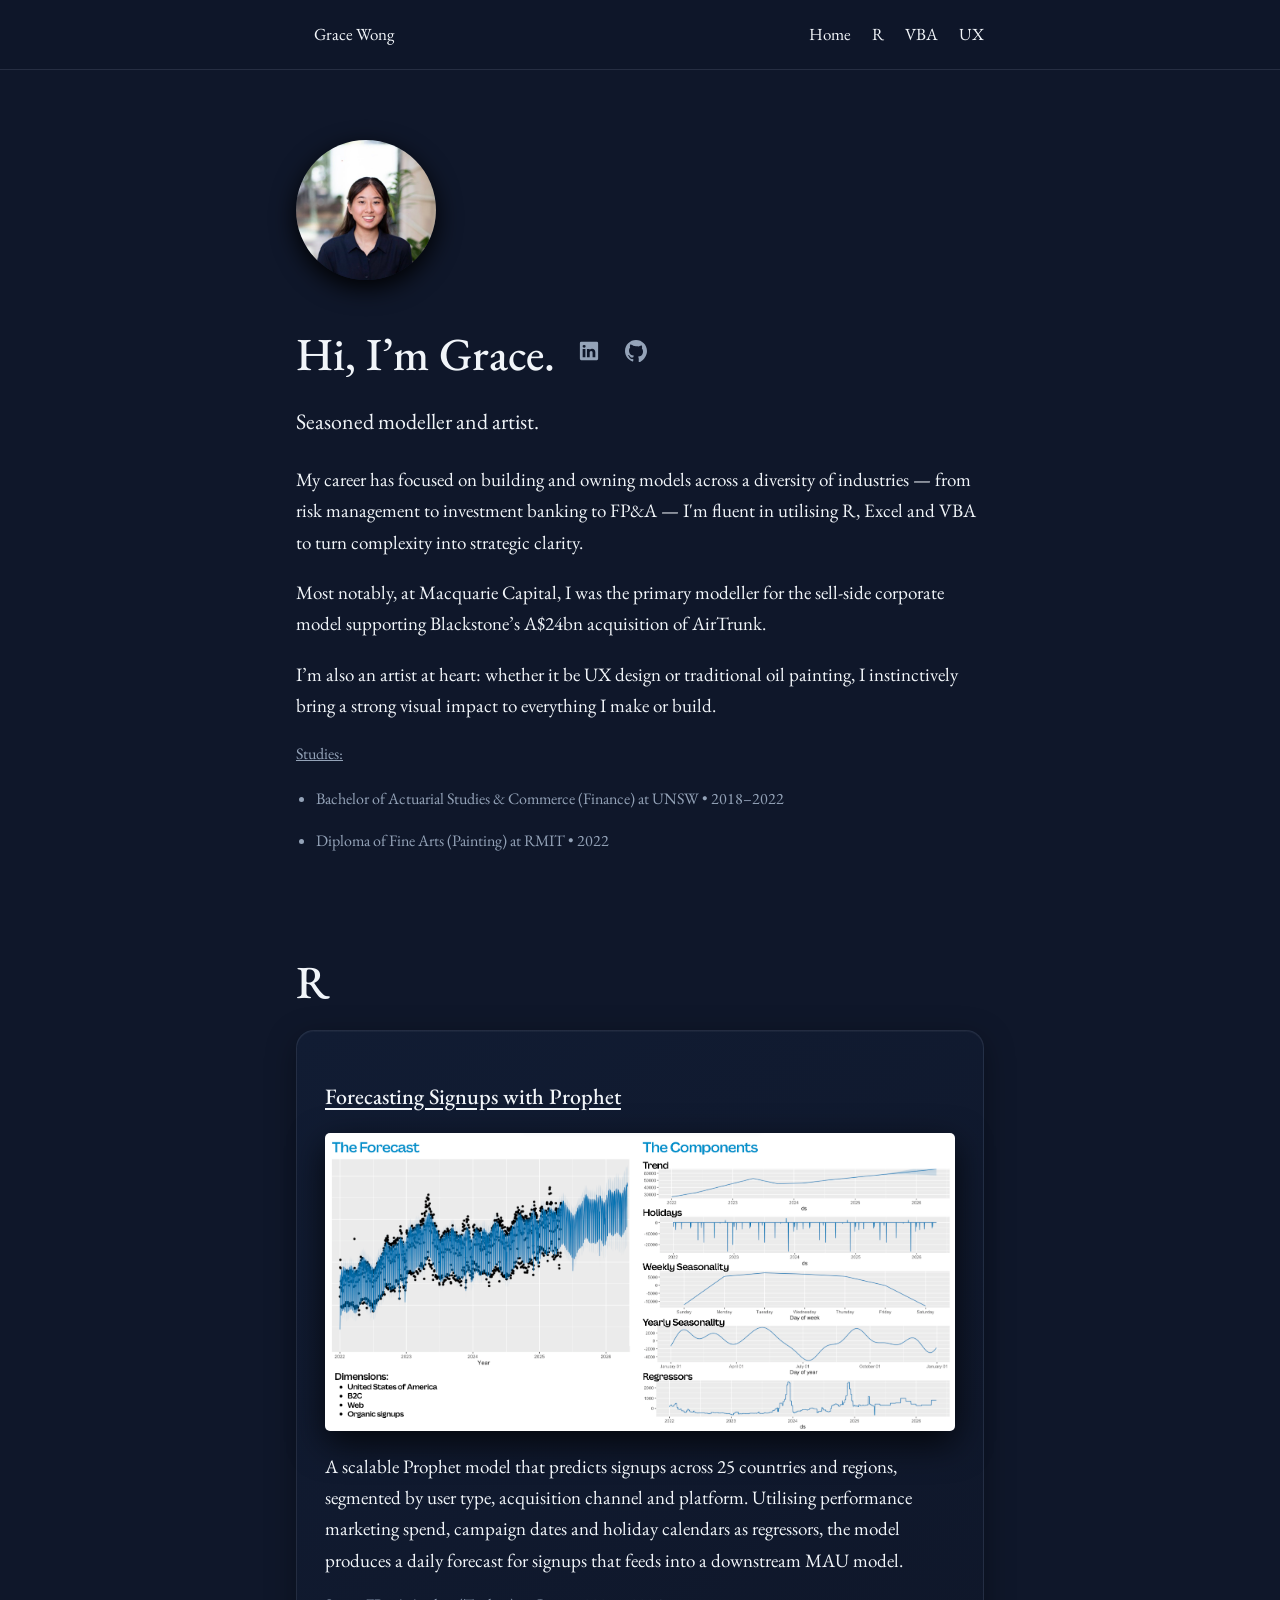
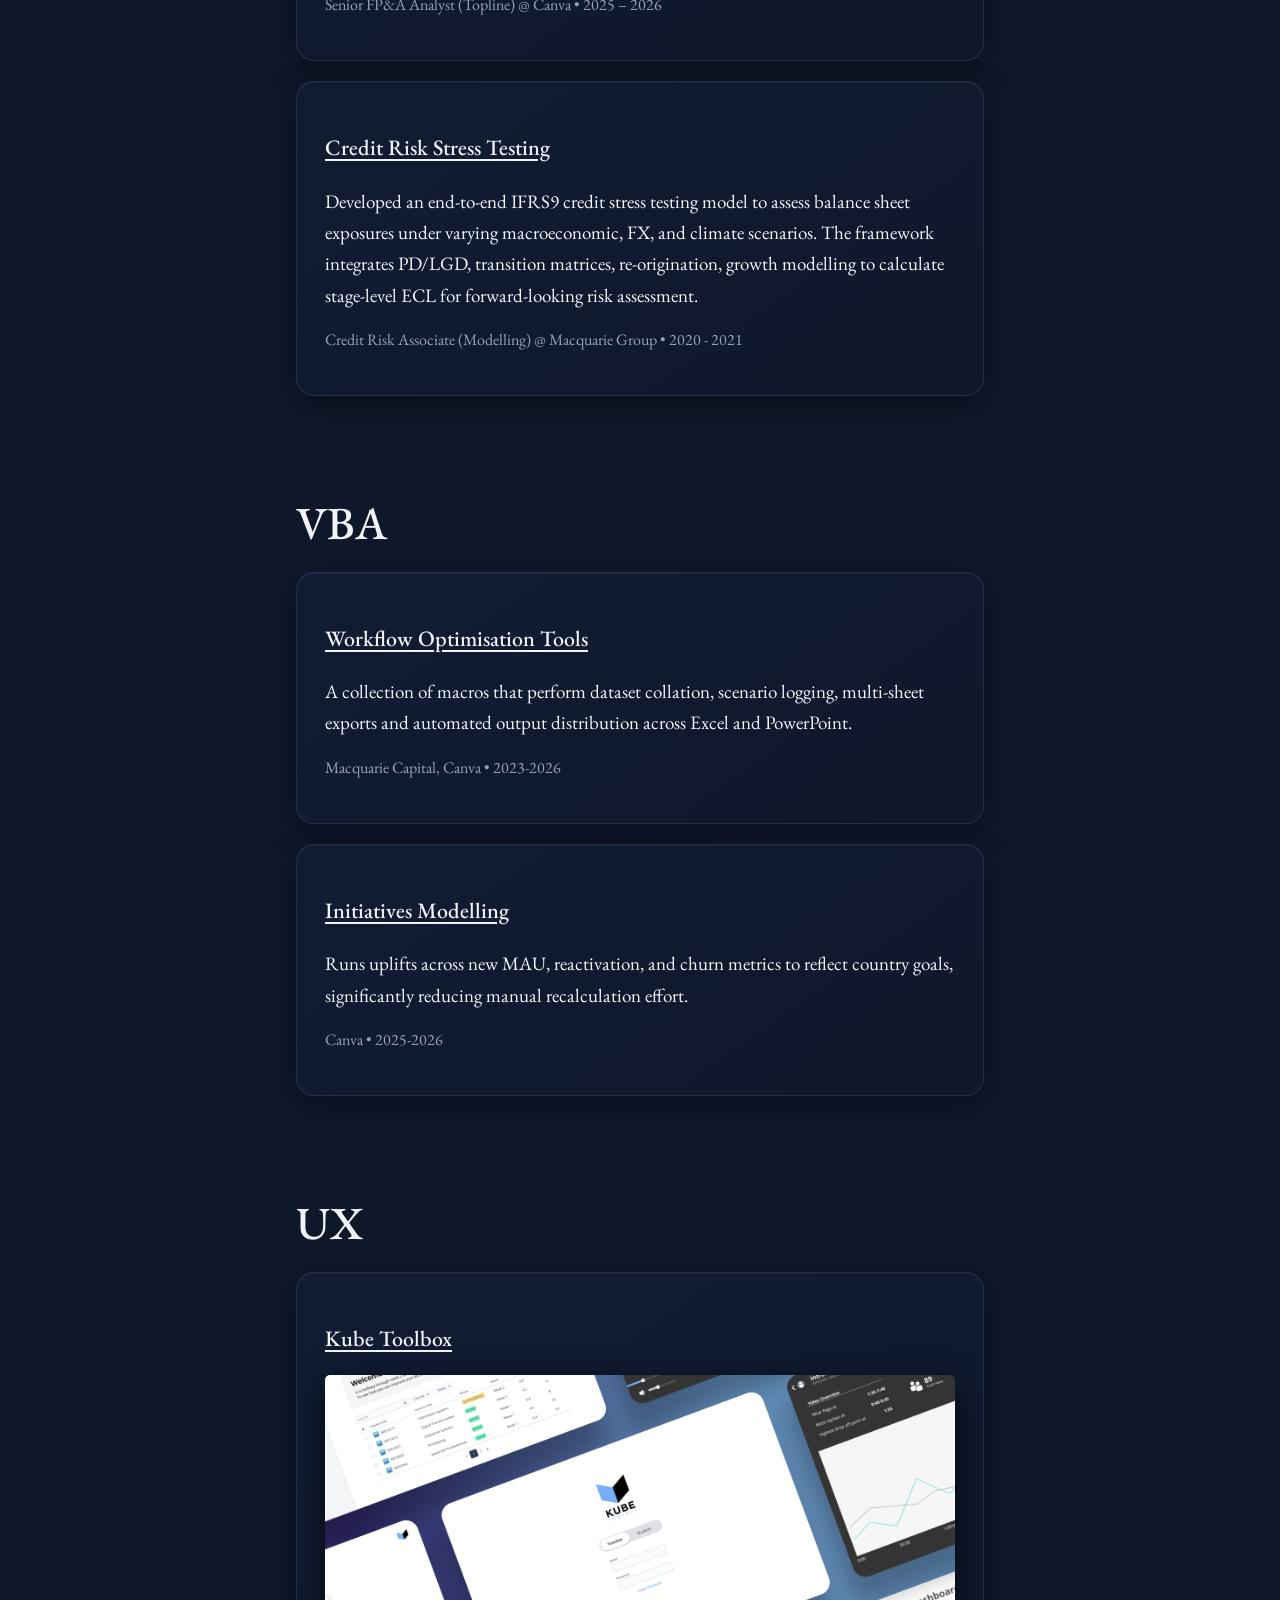
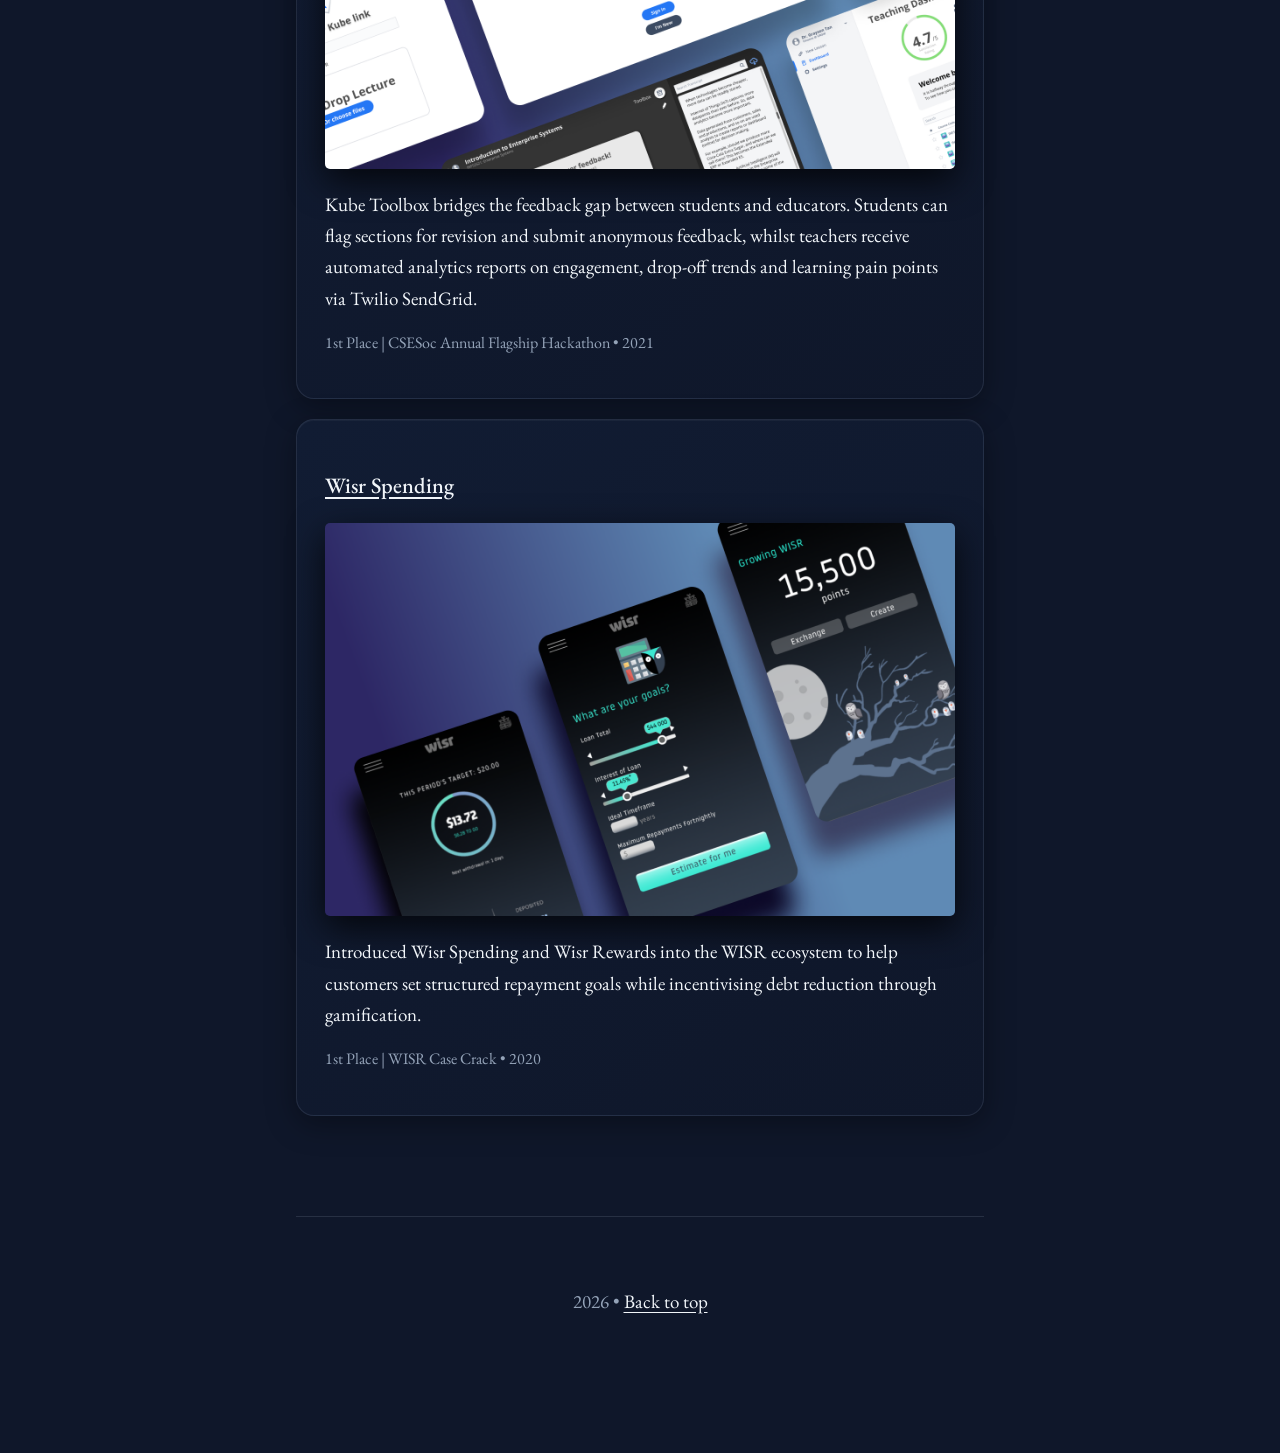
<file: index.html>
<!--TO DO: 1) put cv/linkedin/git icons at the top left bar 2) set up prophet/credit github and link-->

<!doctype html>
<html lang="en">
  <head>
    <meta charset="UTF-8" />
    <meta name="viewport" content="width=device-width, initial-scale=1" />
    <title>Grace Wong</title>

    <!-- EB Garamond -->
    <link rel="preconnect" href="https://fonts.googleapis.com" />
    <link rel="preconnect" href="https://fonts.gstatic.com" crossorigin />
    <link
      href="https://fonts.googleapis.com/css2?family=EB+Garamond:wght@400;500;600&display=swap"
      rel="stylesheet"
    />

    <link rel="stylesheet" href="styles.css" />
  </head>

  <body>

    <header class="site-header">
      <nav class="nav">
        <a class="brand" href="#home">Grace Wong</a>

        <div class="nav-links">
          <a href="#home">Home</a>
          <a href="#r">R</a>
          <a href="#vba">VBA</a>
          <a href="#ux">UX</a>
        </div>
      </nav>
    </header>

    <main class="container">
      <!-- HOME -->
      <section id="home" class="section">
        <img src="grac11511_dp.jpeg" alt="Grace Wong" class="profile-pic">
<div class="social-icons">
  <!-- LinkedIn -->
<a href="https://www.linkedin.com/in/gracewong14/" target="_blank" rel="noopener">
  <svg viewBox="0 0 1024 1024"
       width="22"
       height="22"
       fill="currentColor"
       xmlns="http://www.w3.org/2000/svg">
    <path d="M873.386667 85.333333H150.613333a61.866667 61.866667 0 0 0-62.72 61.013334v731.306666A61.866667 61.866667 0 0 0 150.613333 938.666667h722.773334a61.866667 61.866667 0 0 0 62.72-61.013334V146.346667A61.866667 61.866667 0 0 0 873.386667 85.333333zM345.173333 799.573333h-128v-384h128zM281.173333 361.813333a66.56 66.56 0 1 1 0-133.12 66.986667 66.986667 0 1 1 0 133.12z m525.653334 437.76h-128v-206.08c0-51.626667-18.346667-85.333333-64.853334-85.333333A70.4 70.4 0 0 0 548.266667 554.666667a85.333333 85.333333 0 0 0-4.266667 31.146666v213.333334h-128v-384h128V469.333333a128 128 0 0 1 115.626667-64c85.333333 0 147.2 55.04 147.2 173.226667z"/>
  </svg>
</a>
  <!-- GitHub -->
  <a href="https://github.com/grac11511" target="_blank" aria-label="GitHub">
    <svg width="22" height="22" viewBox="0 0 24 24" fill="currentColor">
      <path d="M12 0C5.37 0 0 5.37 0 12c0 5.3 3.44 9.8 8.2 11.39.6.11.82-.26.82-.58 0-.29-.01-1.05-.02-2.06-3.34.73-4.04-1.61-4.04-1.61-.55-1.4-1.35-1.78-1.35-1.78-1.1-.75.08-.74.08-.74 1.22.09 1.86 1.25 1.86 1.25 1.08 1.85 2.84 1.32 3.53 1 .11-.79.42-1.32.76-1.62-2.67-.3-5.47-1.34-5.47-5.95 0-1.31.47-2.38 1.24-3.22-.12-.3-.54-1.52.12-3.17 0 0 1.01-.32 3.3 1.23A11.5 11.5 0 0112 6.8c1.02.01 2.05.14 3.01.41 2.28-1.55 3.29-1.23 3.29-1.23.66 1.65.24 2.87.12 3.17.77.84 1.24 1.91 1.24 3.22 0 4.62-2.8 5.65-5.48 5.95.43.37.82 1.1.82 2.22 0 1.6-.01 2.88-.01 3.27 0 .32.21.7.83.58C20.56 21.8 24 17.3 24 12 24 5.37 18.63 0 12 0z"/>
    </svg>
  </a>
</div>
        <h1>Hi, I’m Grace.</h1>
        <p class="lead">
          Seasoned modeller and artist.
        </p>

        <p>
          My career has focused on building and owning models across a diversity of industries — from risk management to investment banking to FP&A — I'm fluent in utilising R, Excel and VBA to turn complexity into strategic clarity. 
        </p>

                <p>
          Most notably, at Macquarie Capital, I was the primary modeller for the sell-side corporate model supporting Blackstone’s A$24bn acquisition of AirTrunk.
        </p>
        
        <p>
          I’m also an artist at heart: whether it be UX design or traditional oil painting, I instinctively bring a strong visual impact to everything I make or build.
        </p>

        <p>
          
        </p>

        <p>
          <p class="meta"><u>Studies:</u></p>
        </p>
      <ul>
          <li>
              <p class="meta">Bachelor of Actuarial Studies & Commerce (Finance) at UNSW  •  2018–2022 </p>
          </li>
          <li>
              Diploma of Fine Arts (Painting) at RMIT  •  2022
          </li>
        </ul>
      </section>

      <!-- R -->
      <section id="r" class="section">
        <h1>R</h1>

        <div class="card">
          <h3>
            <a href="https://github.com/grac11511/profit-from-prophet/" target="_blank" rel="noopener">
              Forecasting Signups with Prophet
            </a>
          </h3>
          <img src="grac11511_pic1.png"
       class="project-image">
          <p>
            A scalable Prophet model that predicts signups across 25 countries and regions, segmented by user type, acquisition channel and platform. Utilising performance marketing spend, campaign dates and holiday calendars as regressors, the model produces a daily forecast for signups that feeds into a downstream MAU model.
          </p>
          <p class="meta">Senior FP&A Analyst (Topline) @ Canva • 2025 – 2026 </p>
        </div>

        <div class="card">
          <h3>
            <a href="https://github.com/grac11511/profit-from-prophet/" target="_blank" rel="noopener">
              Credit Risk Stress Testing
            </a>
          </h3>
          <p>
            Developed an end-to-end IFRS9 credit stress testing model to assess balance sheet exposures under varying macroeconomic, FX, and climate scenarios. The framework integrates PD/LGD, transition matrices, re-origination, growth modelling to calculate stage-level ECL for forward-looking risk assessment.
          <p class="meta">Credit Risk Associate (Modelling) @ Macquarie Group • 2020 - 2021 </p>
        </div>
        
      </section>

      <!-- VBA -->
      <section id="vba" class="section">
        <h1>VBA</h1>

        <div class="card">
          <h3>
            <a
              href="https://github.com/grac11511/vba_modelling_tools"
              target="_blank"
              rel="noopener"
            >
              Workflow Optimisation Tools
            </a>
          </h3>
          <p>
            A collection of macros that perform dataset collation, scenario logging, multi-sheet exports and automated output distribution across Excel and PowerPoint.
          </p>
          <p class="meta">Macquarie Capital, Canva • 2023-2026</p>
        </div>

        <div class="card">
          <h3>
            <a
              href="https://github.com/grac11511/vba_modelling_tools/blob/main/Goalseek/initiativesmodelling.vba"
              target="_blank"
              rel="noopener"
            >
              Initiatives Modelling
            </a>
          </h3>
          <p>
            Runs uplifts across new MAU, reactivation, and churn metrics to reflect country goals, significantly reducing manual recalculation effort.
          </p>
          <p class="meta">Canva • 2025-2026</p>
        </div>

      </section>

      <!-- UX -->
      <section id="ux" class="section">
        <h1>UX</h1>

        <div class="card">
          <h3>
            <a href="kube-toolbox.html">
              Kube Toolbox
            </a>
          </h3>
          <img src="grac11511_pic2.png"
       class="project-image">
          <p>Kube Toolbox bridges the feedback gap between students and educators. Students can flag sections for revision and submit anonymous feedback, whilst teachers receive automated analytics reports on engagement, drop-off trends and learning pain points via Twilio SendGrid.</p>
          <p class="meta">1st Place | CSESoc Annual Flagship Hackathon • 2021</p>
        </div>

        <div class="card">
          <h3>
            <a href="wisr.html">
              Wisr Spending
            </a>
          </h3>
          <img src="grac11511_pic3.png"
       class="project-image">
          <p>Introduced Wisr Spending and Wisr Rewards into the WISR ecosystem to help customers set structured repayment goals while incentivising debt reduction through gamification.</p>
          <p class="meta">1st Place | WISR Case Crack • 2020</p>
        </div>

      </section>

      <footer class="footer">
        <p>
          <span id="year"></span> • <a href="#home">Back to top</a>
        </p>
      </footer>
    </main>

    <script src="script.js"></script>
  </body>
</html>
</file>
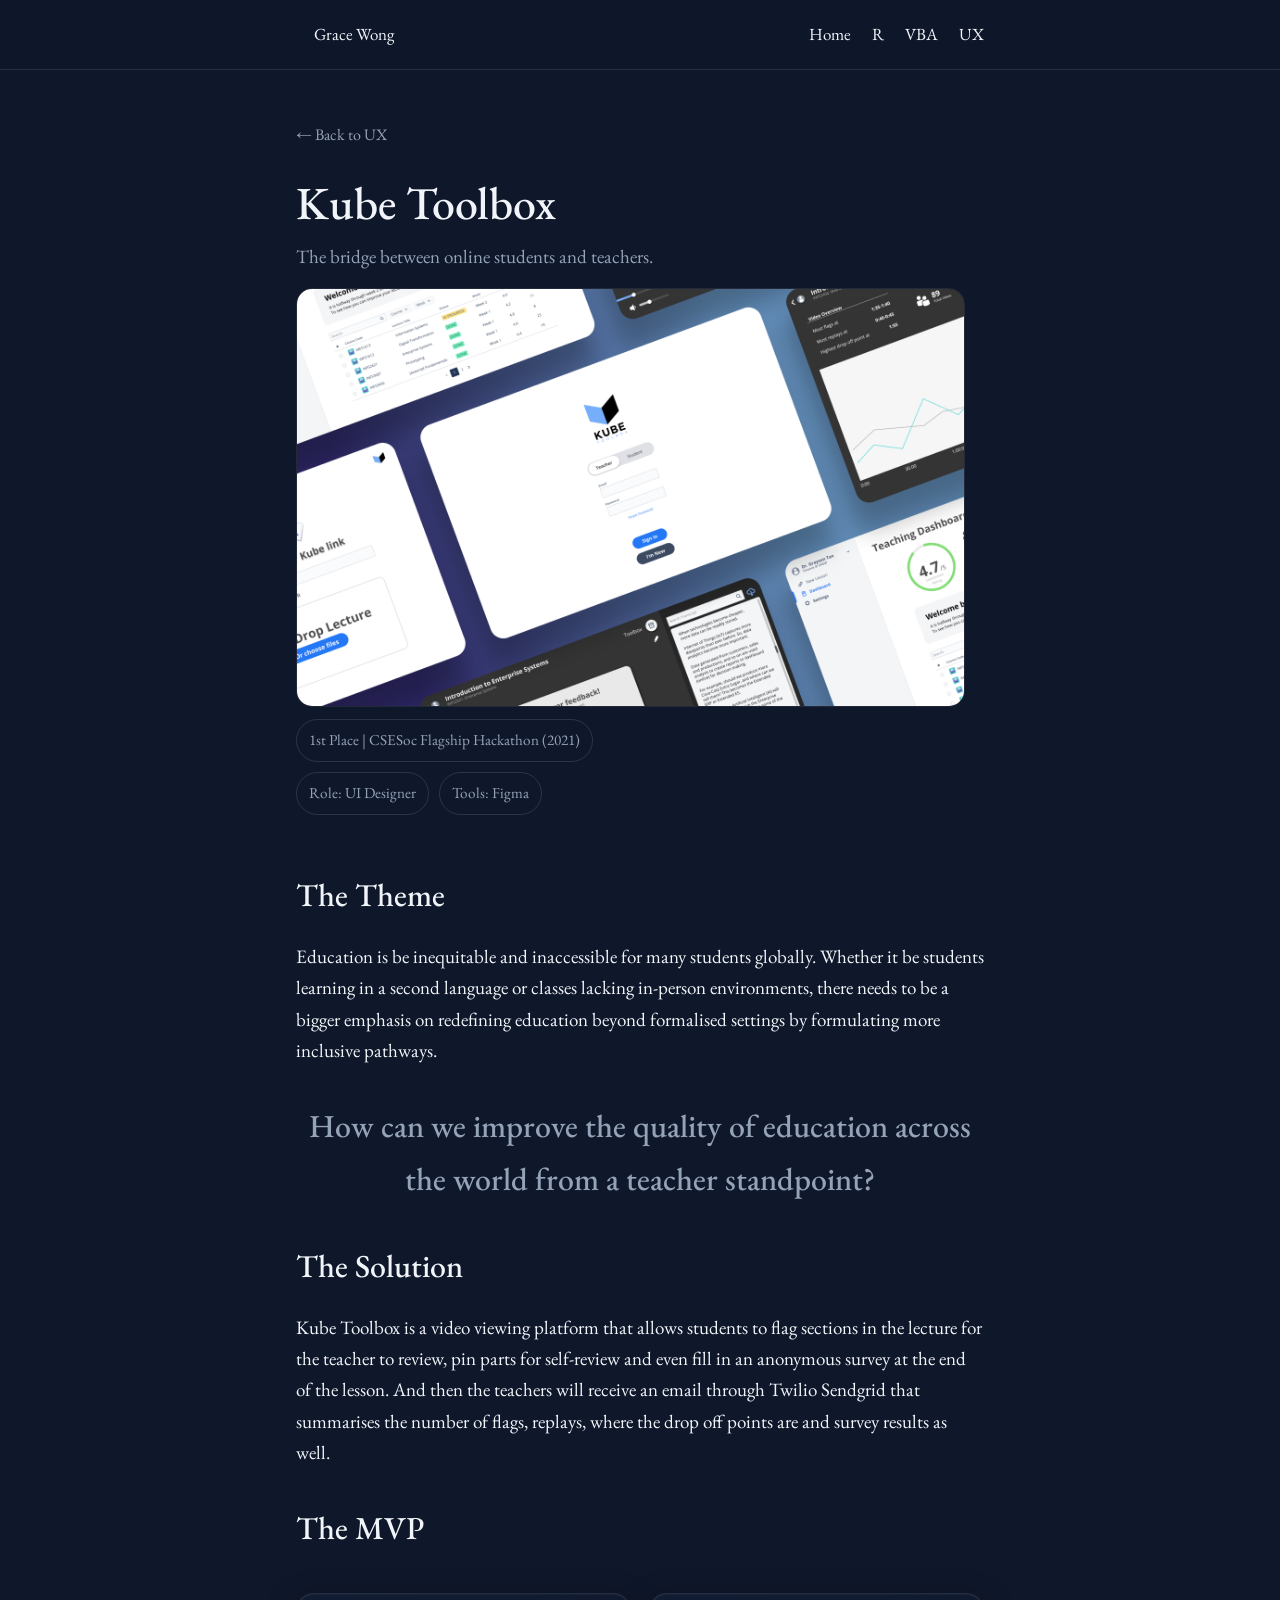
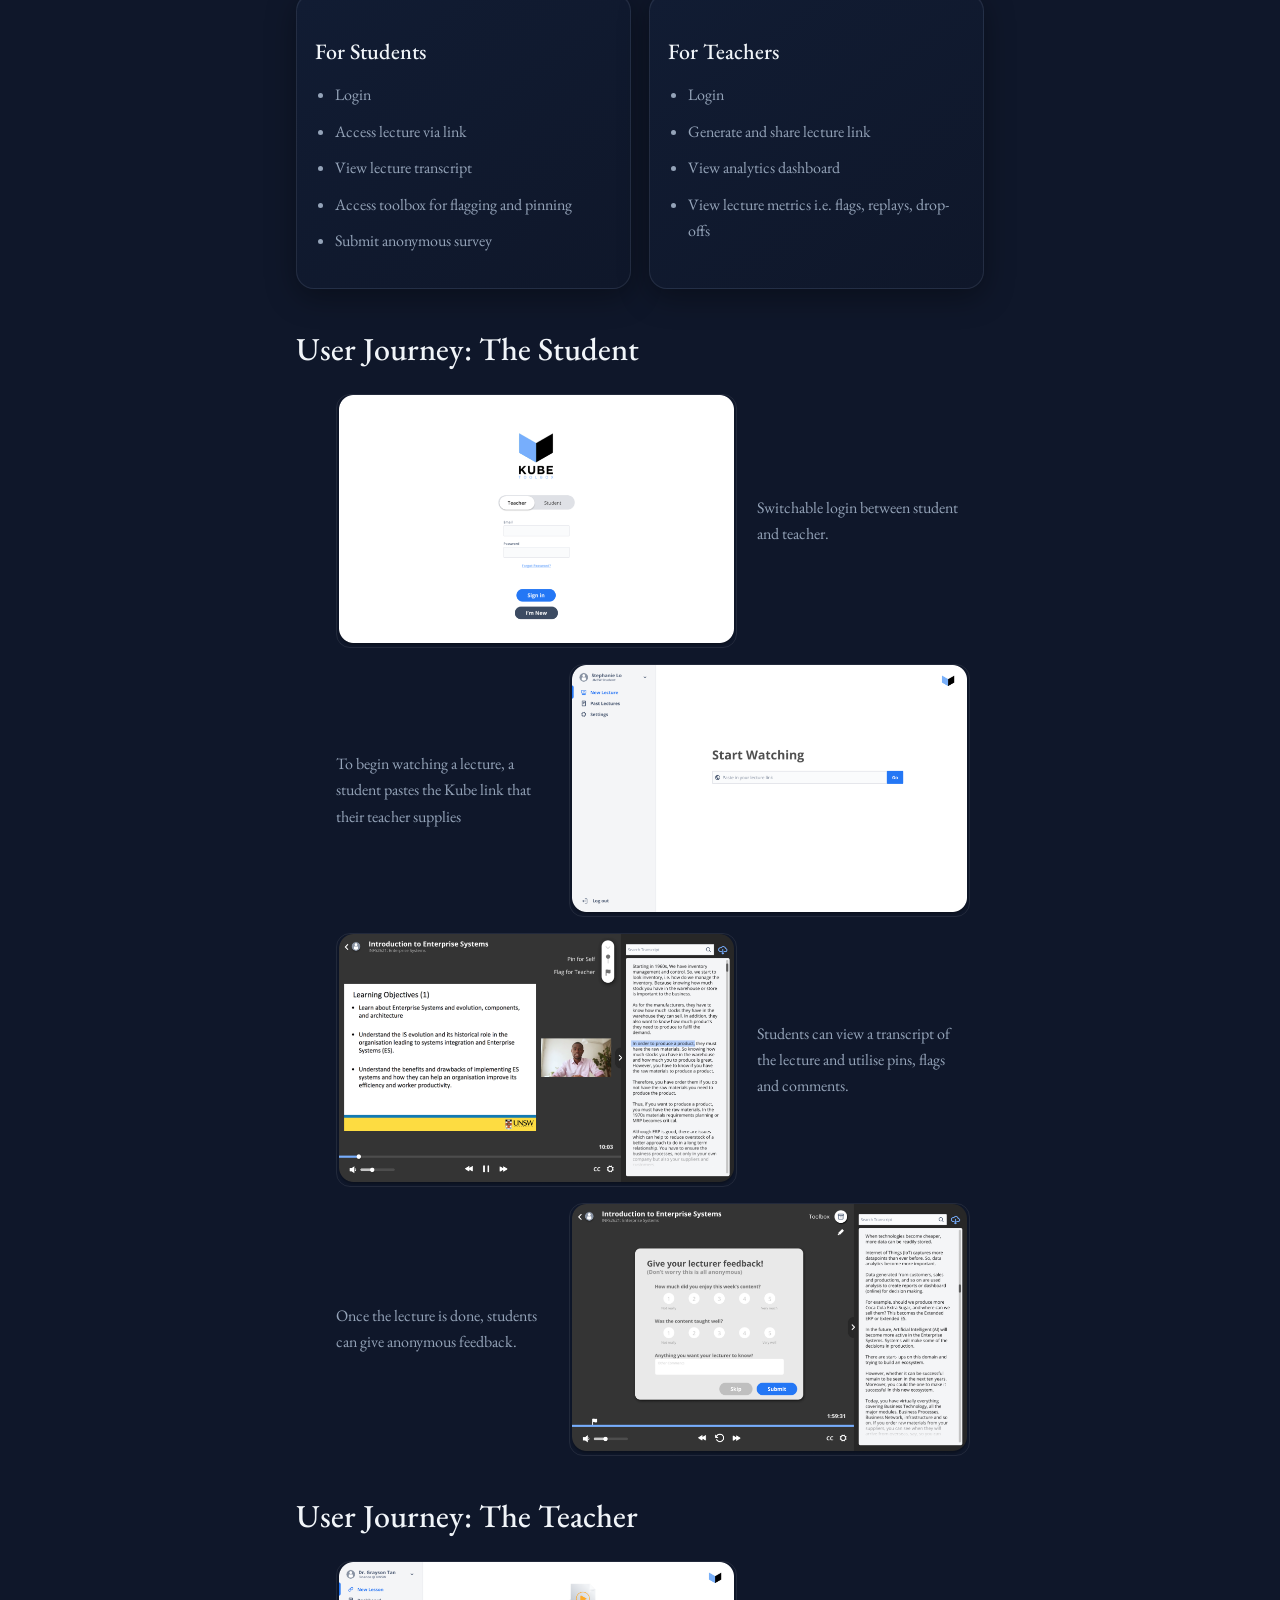
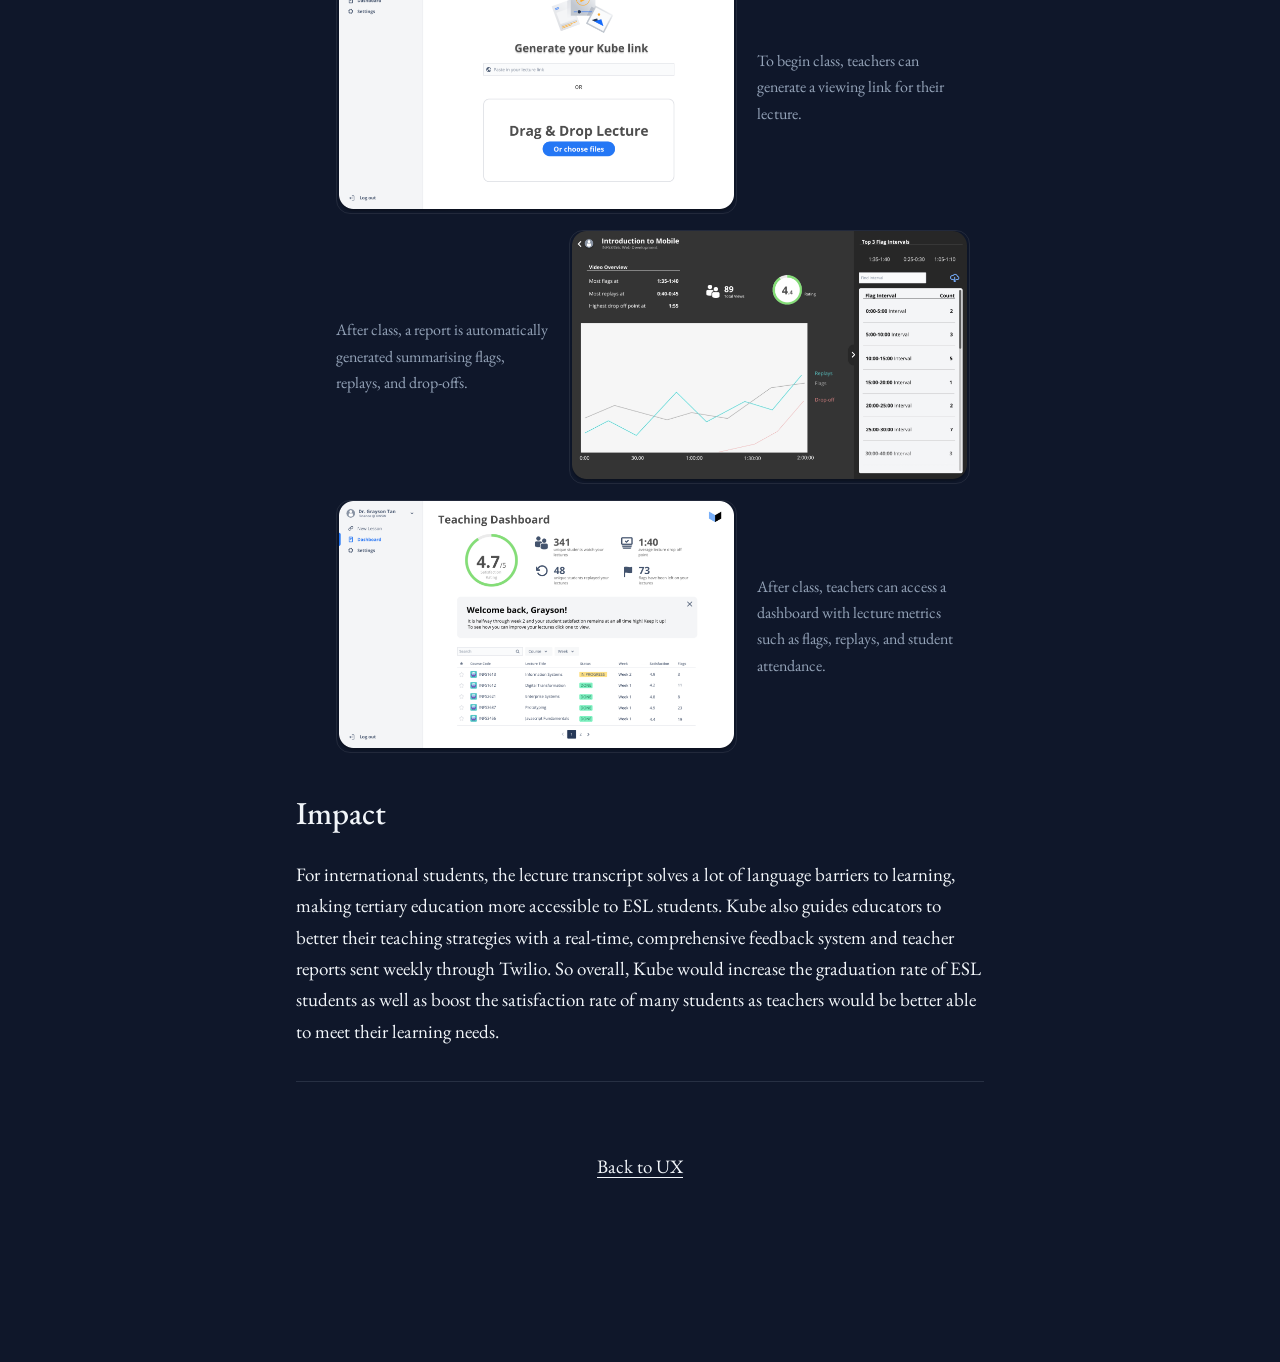
<file: kube-toolbox.html>
<!doctype html>
<html lang="en">
  <head>
    <meta charset="UTF-8" />
    <meta name="viewport" content="width=device-width, initial-scale=1.0" />
    <title>Kube Toolbox — Grace Wong</title>

    <link rel="stylesheet" href="styles.css" />
    <link rel="preconnect" href="https://fonts.googleapis.com">
    <link rel="preconnect" href="https://fonts.gstatic.com" crossorigin>
    <link href="https://fonts.googleapis.com/css2?family=EB+Garamond:wght@400;500;600&display=swap" rel="stylesheet">
  </head>

  <body>
    <!-- Reuse your existing header/nav if you have it -->
    <header class="site-header">
      <div class="nav">
        <a class="brand" href="index.html">Grace Wong</a>

        <nav class="nav-links">
          <a href="index.html#home">Home</a>
          <a href="index.html#r">R</a>
          <a href="index.html#vba">VBA</a>
          <a href="index.html#ux">UX</a>
        </nav>
      </div>
    </header>

    <main class="container case-study">
      <a class="back-link" href="index.html#ux">← Back to UX</a>

      <section class="case-hero">
        <div>
          <h1>Kube Toolbox</h1>
          <p class="subtitle">
            The bridge between online students and teachers. 
          </p>
          
          <img class="hero-image" src="grac11511_pic2.png" alt="Kube Toolbox preview" />

          <div class="chips">
            <span class="chip">1st Place | CSESoc Flagship Hackathon (2021)</span>
            <span class="chip">Role: UI Designer</span>
            <span class="chip">Tools: Figma</span>
          </div>

          </div>
        </div>

      </section>

      <section class="case-section">
        <h2>The Theme</h2>
        <p>
          Education is be inequitable and inaccessible for many students globally. Whether it be students learning in a second language or classes lacking in-person environments, there needs to be a bigger emphasis on redefining education beyond formalised settings by formulating more inclusive pathways.
        </p>
      </section>

      <section class="case-section">
        <h2 class="muted-center">How can we improve the quality of education across the world from a teacher standpoint?</h2>
      </section>

        <section class="case-section">
        <h2>The Solution</h2>
        <p>
          Kube Toolbox is a video viewing platform that allows students to flag sections in the lecture for the teacher to review, pin parts for self-review and even fill in an anonymous survey at the end of the lesson. And then the teachers will receive an email through Twilio Sendgrid that summarises the number of flags, replays, where the drop off points are and survey results as well.
        </p>
      </section>

      <section class="case-section">
        <h2>The MVP</h2>
        <div class="case-grid">
          <div class="card case-card">
            <h3>For Students</h3>
            <ul>
              <li>Login</li>
              <li>Access lecture via link</li>
              <li>View lecture transcript</li>
              <li>Access toolbox for flagging and pinning</li>
              <li>Submit anonymous survey</li>
            </ul>
          </div>

          <div class="card case-card">
            <h3>For Teachers</h3>
            <ul>
              <li>Login</li>
              <li>Generate and share lecture link</li>
              <li>View analytics dashboard</li>
              <li>View lecture metrics i.e. flags, replays, drop-offs</li>
            </ul>
          </div>
        </div>
      </section>

      <section class="case-section">
        <h2>User Journey: The Student</h2>

          <figure class="shot side-by-side">
            <img src="grac11511_pic21.png"/>
            <figcaption>Switchable login between student and teacher.</figcaption>
            </div>
          </figure>

        <figure class="shot side-by-side">
            <figcaption>To begin watching a lecture, a student pastes the Kube link that their teacher supplies </figcaption>
            <img src="grac11511_pic22.png"/>
          </figure>

          <figure class="shot side-by-side">
            <img src="grac11511_pic23.png"/>
            <figcaption>Students can view a transcript of the lecture and utilise pins, flags and comments.</figcaption>
            </div>
          </figure>

        <figure class="shot side-by-side">
            <figcaption>Once the lecture is done, students can give anonymous feedback.</figcaption>
            <img src="grac11511_pic24.png"/>
          </figure>
      </section>

      <section class="case-section">
        <h2>User Journey: The Teacher</h2>

          <figure class="shot side-by-side">
            <img src="grac11511_pic25.png"/>
            <figcaption>To begin class, teachers can generate a viewing link for their lecture.</figcaption>
            </div>
          </figure>

        <figure class="shot side-by-side">
            <figcaption>After class, a report is automatically generated summarising flags, replays, and drop-offs. </figcaption>
            <img src="grac11511_pic26.png"/>
          </figure>

          <figure class="shot side-by-side">
            <img src="grac11511_pic27.png"/>
            <figcaption>After class, teachers can access a dashboard with lecture metrics such as flags, replays, and student attendance.</figcaption>
            </div>
          </figure>

      <section class="case-section">
        <h2>Impact</h2>
        <p>
          For international students, the lecture transcript solves a lot of language barriers to learning, making tertiary education more accessible to ESL students. Kube also guides educators to better their teaching strategies with a real-time, comprehensive feedback system and teacher reports sent weekly through Twilio. So overall, Kube would increase the graduation rate of ESL students as well as boost the satisfaction rate of many students as teachers would be better able to meet their learning needs.
        </p>
      </section>

      <footer class="footer">
        <p><a href="index.html#ux">Back to UX</a></p>
      </footer>
    </main>

    <script src="script.js"></script>
  </body>
</html>
</file>
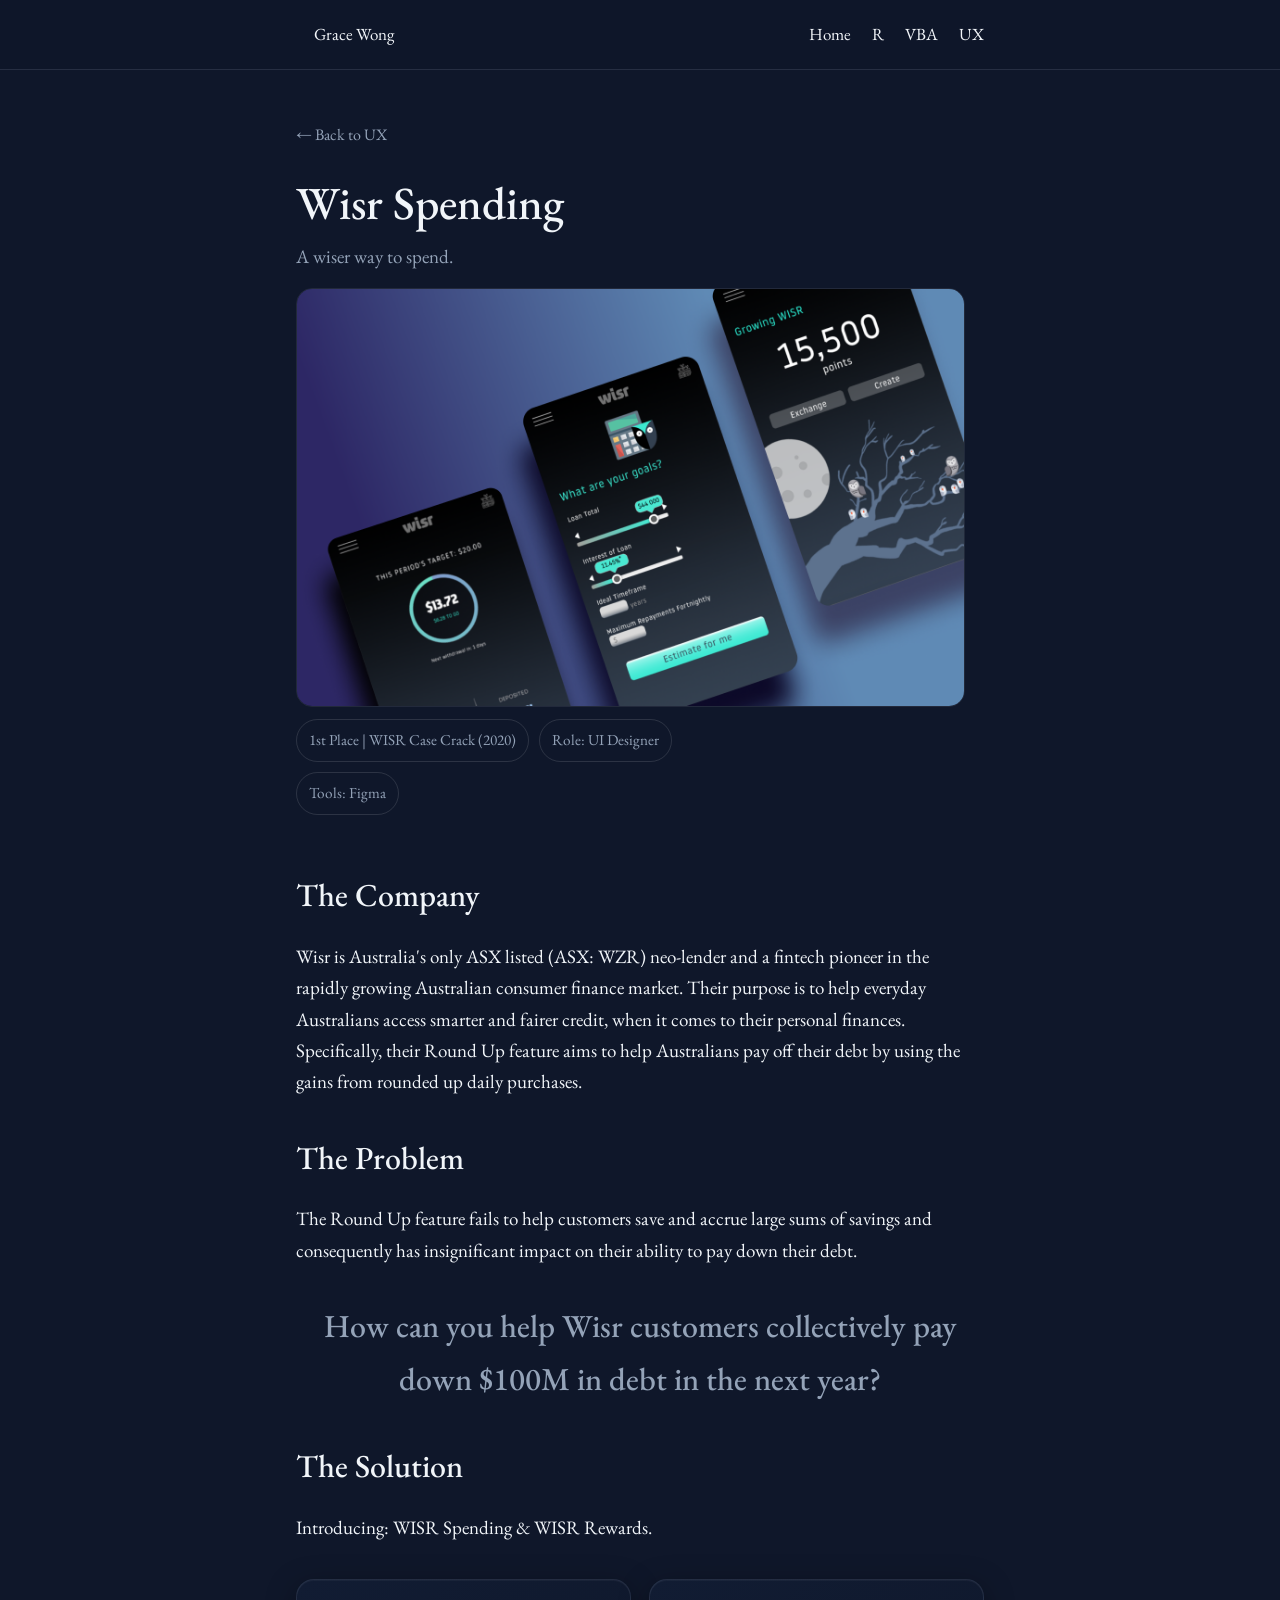
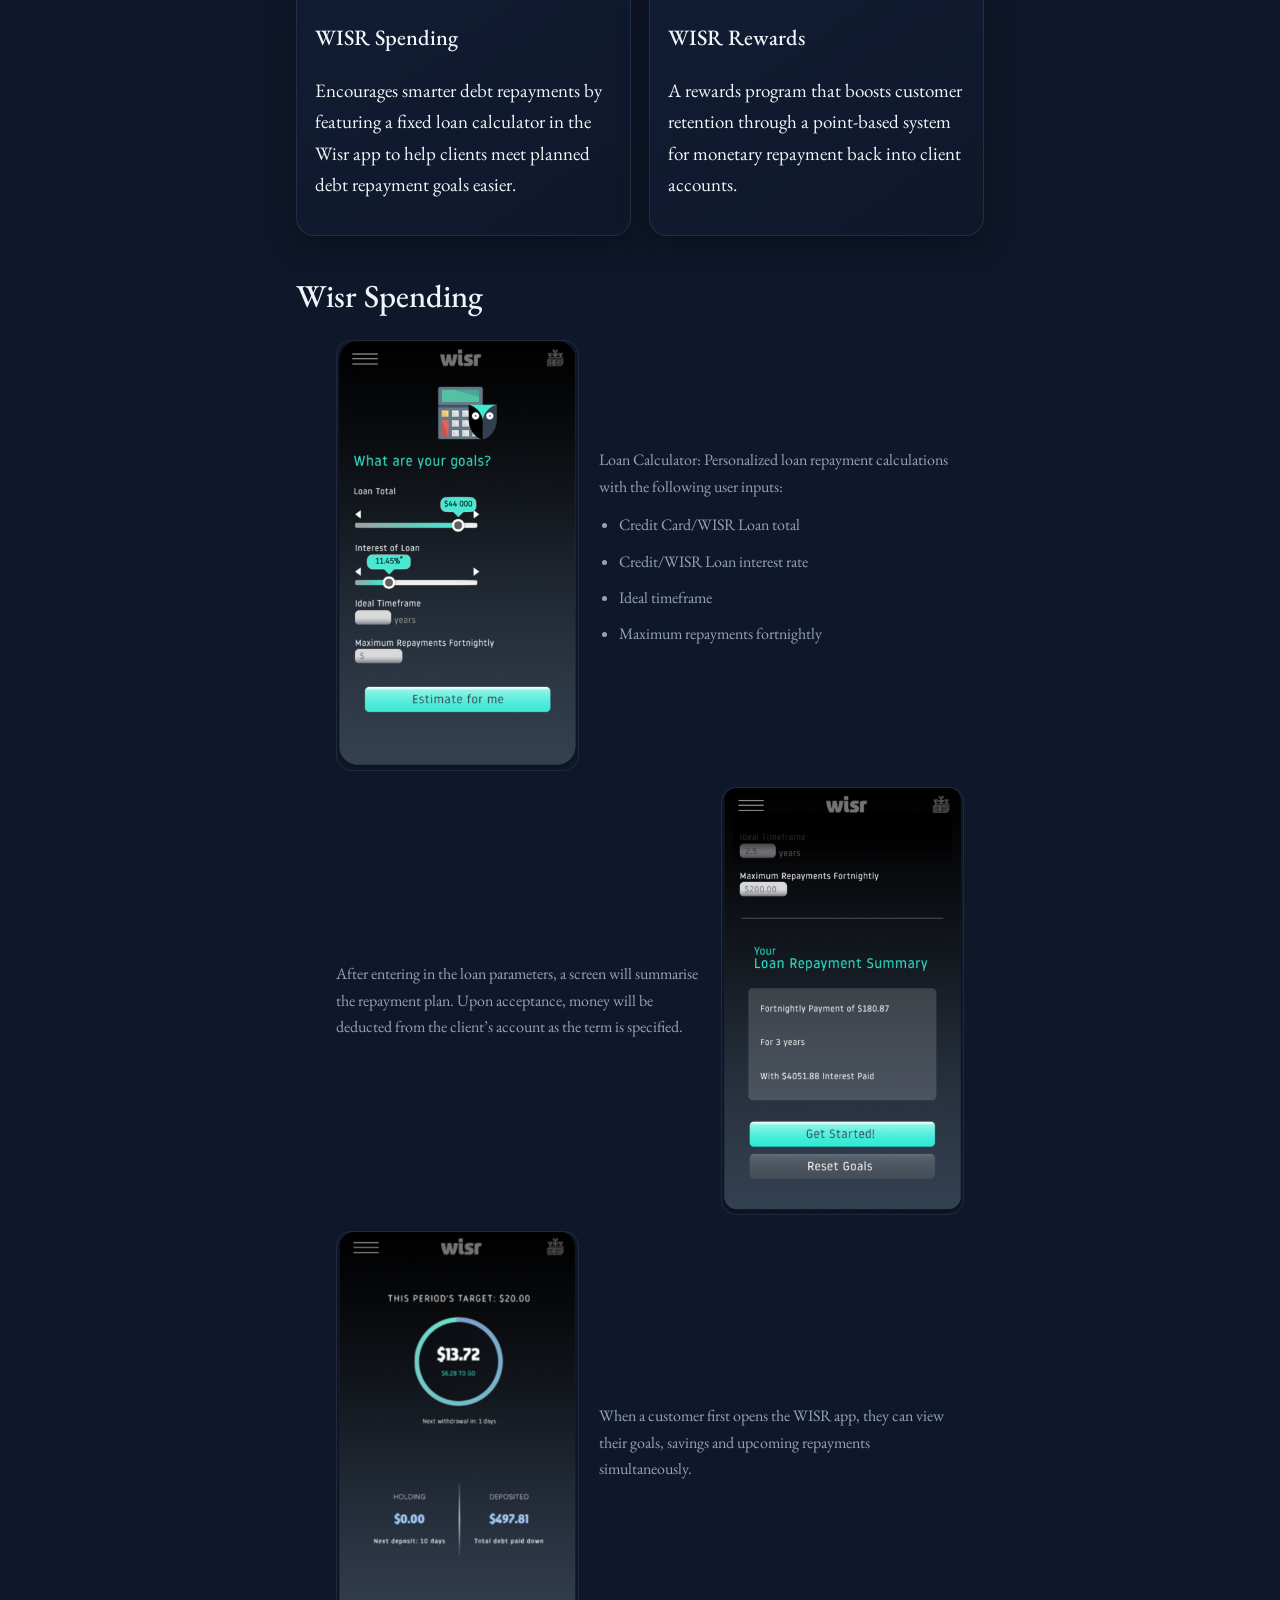
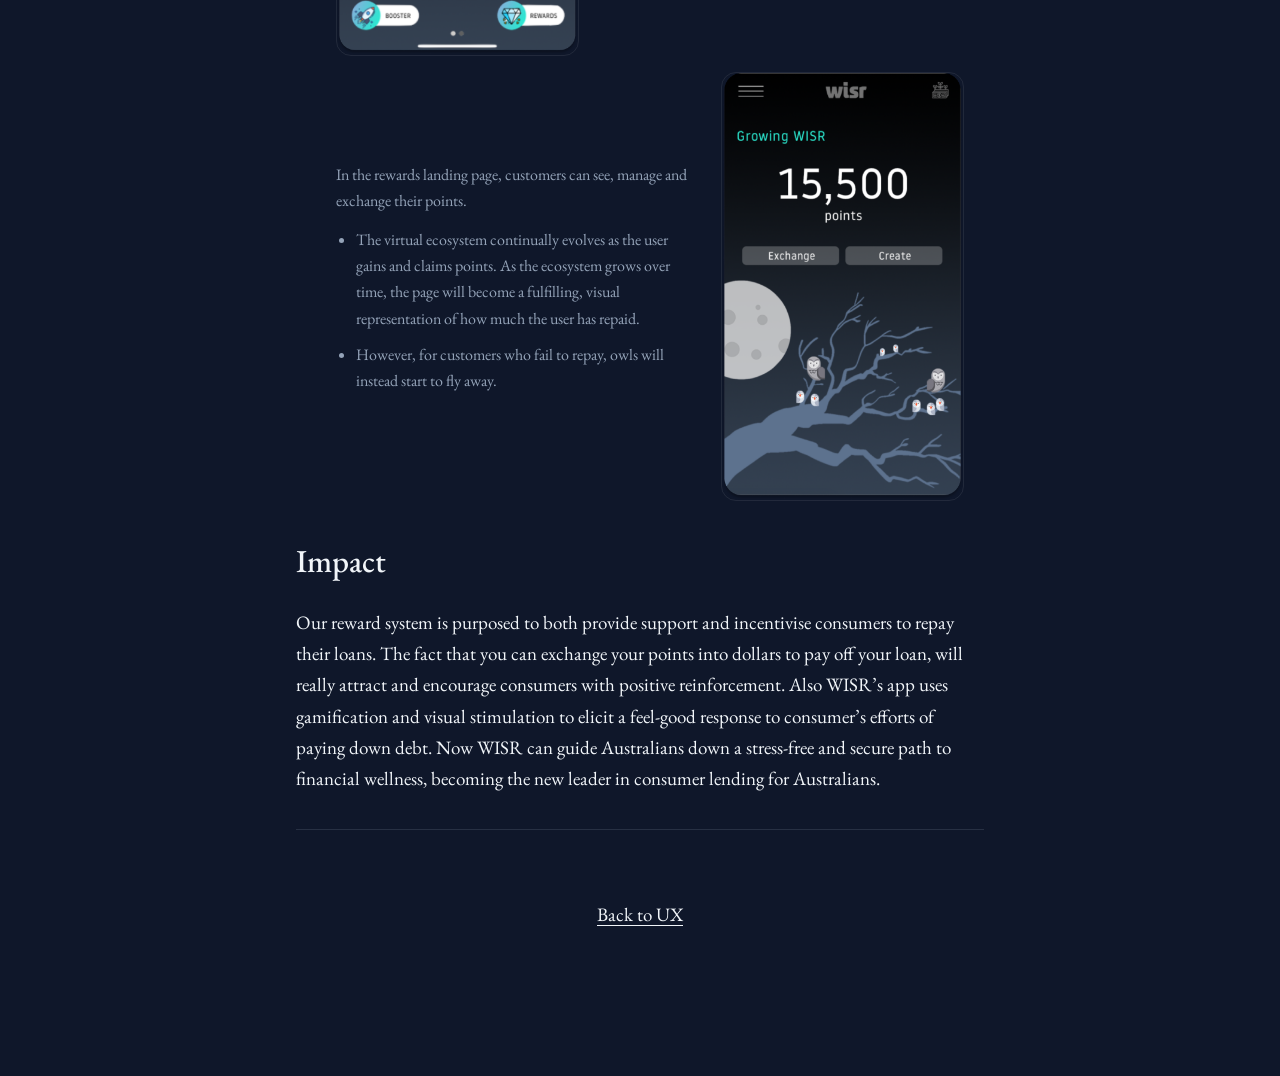
<file: wisr.html>
<!doctype html>
<html lang="en">
  <head>
    <meta charset="UTF-8" />
    <meta name="viewport" content="width=device-width, initial-scale=1.0" />
    <title>Wisr Spending — Grace Wong</title>

    <link rel="stylesheet" href="styles.css" />
    <link rel="preconnect" href="https://fonts.googleapis.com">
    <link rel="preconnect" href="https://fonts.gstatic.com" crossorigin>
    <link href="https://fonts.googleapis.com/css2?family=EB+Garamond:wght@400;500;600&display=swap" rel="stylesheet">
  </head>

  <body>
    <!-- Reuse your existing header/nav if you have it -->
    <header class="site-header">
      <div class="nav">
        <a class="brand" href="index.html">Grace Wong</a>

        <nav class="nav-links">
          <a href="index.html#home">Home</a>
          <a href="index.html#r">R</a>
          <a href="index.html#vba">VBA</a>
          <a href="index.html#ux">UX</a>
        </nav>
      </div>
    </header>

    <main class="container case-study">
      <a class="back-link" href="index.html#ux">← Back to UX</a>

      <section class="case-hero">
        <div>
          <h1>Wisr Spending</h1>
          <p class="subtitle">
            A wiser way to spend.
          </p>
          
          <img class="hero-image" src="grac11511_pic3.png" />

          <div class="chips">
            <span class="chip">1st Place | WISR Case Crack (2020)</span>
            <span class="chip">Role: UI Designer</span>
            <span class="chip">Tools: Figma</span>
          </div>

          </div>
        </div>

      </section>

      <section class="case-section">
        <h2>The Company</h2>
        <p>
          Wisr is Australia's only ASX listed (ASX: WZR) neo-lender and a fintech pioneer in the rapidly growing Australian consumer finance market. Their purpose is to help everyday Australians access smarter and fairer credit, when it comes to their personal finances. Specifically, their Round Up feature aims to help Australians pay off their debt by using the gains from rounded up daily purchases.
        </p>
      </section>

        <h2>The Problem</h2>
        <p>
          The Round Up feature fails to help customers save and accrue large sums of savings and consequently has insignificant impact on their ability to pay down their debt. 
        </p>
      </section>

      <section class="case-section">
        <h2 class="muted-center">How can you help Wisr customers collectively pay down $100M in debt in the next year?</h2>
      </section>

      <section class="case-section">
        <h2>The Solution</h2>
                <p>
          Introducing: WISR Spending & WISR Rewards.
        </p>
        <div class="case-grid">
          <div class="card case-card">
            <h3>WISR Spending</h3>
            <p>
                Encourages smarter debt repayments by featuring a fixed loan calculator in the Wisr app to help clients meet planned debt repayment goals easier.
            </p>
          </div>

          <div class="card case-card">
            <h3>WISR Rewards</h3>
            <p>
                A rewards program that boosts customer retention through a point-based system for monetary repayment back into client accounts.
            </p>
          </div>
        </div>
      </section>

      <section class="case-section">
        <h2>Wisr Spending</h2>

          <figure class="shot side-by-side-mob">
            <img src="grac11511_pic31.png"/>
            <figcaption>Loan Calculator: Personalized loan repayment calculations with the following user inputs:
                <ul>
                    <li> Credit Card/WISR Loan total </li>
                    <li> Credit/WISR Loan interest rate </li>
                    <li> Ideal timeframe </li>
                    <li> Maximum repayments fortnightly </li>
                </ul>
                </figcaption>
            </div>
          </figure>

        <figure class="shot side-by-side-mob">
            <figcaption>After entering in the loan parameters, a screen will summarise the repayment plan. Upon acceptance, money will be deducted from the client’s account as the term is specified. </figcaption>
            <img src="grac11511_pic32.png"/>
          </figure>

          <figure class="shot side-by-side-mob">
            <img src="grac11511_pic33.png"/>
            <figcaption>When a customer first opens the WISR app, they can view their goals, savings and upcoming repayments simultaneously.</figcaption>
            </div>
          </figure>

        <figure class="shot side-by-side-mob">
            <figcaption>In the rewards landing page, customers can see, manage and exchange their points. 
                <ul>
                    <li> The virtual ecosystem continually evolves as the user gains and claims points. As the ecosystem grows over time, the page will become a fulfilling, visual representation of how much the user has repaid. </li>
                    <li> However, for customers who fail to repay, owls will instead start to fly away. </li>
                </ul>
            </figcaption>
            <img src="grac11511_pic34.png"/>
          </figure>
      </section>

      <section class="case-section">
        <h2>Impact</h2>
        <p>
          Our reward system is purposed to both provide support and incentivise consumers to repay their loans. The fact that you can exchange your points into dollars to pay off your loan, will really attract and encourage consumers with positive reinforcement. Also WISR’s app uses gamification and visual stimulation to elicit a feel-good response to consumer’s efforts of paying down debt. Now WISR can guide Australians down a stress-free and secure path to financial wellness, becoming the new leader in consumer lending for Australians.
        </p>
      </section>

      <footer class="footer">
        <p><a href="index.html#ux">Back to UX</a></p>
      </footer>
    </main>

    <script src="script.js"></script>
  </body>
</html>
</file>
<file: styles.css>
:root {
  --bg: #0f172a;        /* deep navy */
  --bg-soft: #111c33;   /* slightly lighter navy */
  --text: #f1f5f9;      /* soft white */
  --muted: #94a3b8;     /* desaturated blue-gray */
  --rule: rgba(148, 163, 184, 0.18);
  --maxw: 720px;
}

/* Reset */
* {
  box-sizing: border-box;
}

html {
  scroll-behavior: smooth;
}

body {
  margin: 0;
  background: var(--bg);
  color: var(--text);
  font-family: "EB Garamond", Georgia, serif;
  line-height: 1.65;
  -webkit-font-smoothing: antialiased;
}

/* Links */
a {
  color: var(--text);
  text-decoration: underline;
  text-underline-offset: 4px;
  transition: opacity 0.2s ease;
}

a:hover {
  opacity: 0.75;
}

/* Header */
header {
  position: sticky;
  top: 0;
  z-index: 1000;

  border-bottom: 1px solid var(--rule);
  background: rgba(15, 23, 42, 0.95);
  backdrop-filter: blur(8px);
}

.nav {
  max-width: var(--maxw);
  margin: 0 auto;
  padding: 20px 16px;
  display: flex;
  justify-content: space-between;
  align-items: baseline;
}

.nav a {
  text-decoration: none;
  margin-left: 18px;
  font-size: 17px;
  border-bottom: 1px solid transparent;
  transition: border 0.2s ease;
}

.nav a:hover {
  border-bottom: 1px solid var(--text);
}

/* Container */
.container {
  max-width: var(--maxw);
  margin: 0 auto;
  padding: 70px 16px;
}

.profile-pic {
  width: 140px;
  height: 140px;
  border-radius: 100%;
  object-fit: cover;

  margin-bottom: 0px;

  box-shadow: 0 8px 25px rgba(0, 0, 0, 0.95);
}

/* Sections */
section {
  margin-bottom: 100px;
  /* ensure anchored headings aren't hidden by sticky header */
  scroll-margin-top: 80px;
}

/* Typography */
h1 {
  font-size: 46px;
  font-weight: 500;
  margin-bottom: 20px;
  line-height: 1.2;
}

h2 {
  font-size: 32px;
  font-weight: 500;
  margin-bottom: 18px;
}

/* special heading for muted centred text */
.muted-center {
  color: var(--muted);
  text-align: center;
}

h3 {
  font-size: 22px;
  font-weight: 500;
  margin-bottom: 10px;
}

p {
  font-size: 19px;
  margin-bottom: 16px;
}

.lead {
  font-size: 22px;
  margin-bottom: 24px;
}

.meta {
  color: var(--muted);
  font-size: 16px;
}

/* Simple content block (very subtle) */
.card {
  margin-top: 20px;
  padding: 26px 28px;
  border-radius: 18px;

  background: linear-gradient(
    145deg,
    #111c33,
    #0f172a
  );

  border: 1px solid rgba(148, 163, 184, 0.15);

  box-shadow:
    0 8px 30px rgba(0, 0, 0, 0.35),
    inset 0 1px 0 rgba(255,255,255,0.04);
}

/* Lists */
ul {
  margin-top: 12px;
  padding-left: 20px;   /* controls bullet position */
}

li {
  margin-bottom: 10px;
  color: var(--muted);
}

li::marker {
  color: var(--muted);
}

.social-icons {
  position: absolute;
  right: 633px;   /* adjust if needed */
  top: 340px;    /* adjust to align visually */
  display: flex;
  gap: 25px;
}

.social-icons img {
  width: 22px;
  height: 22px;
}

.social-icons svg {
  width: 22px;
  height: 22px;
  display: block;
  fill: currentColor; /* key */
}

.social-icons a {
  color: var(--muted);
  transition: color 0.2s ease, transform 0.2s ease;
}

.social-icons a:hover {
  color: var(--text);
  transform: translateY(-2px);
}

.project-image {
  width: 100%;
  margin: 18px 0 20px 0;

  border-radius: 5px;
  display: block;

  box-shadow: 0 12px 35px rgba(0, 0, 0, 0.75);
}

/* Footer */
footer {
  border-top: 1px solid var(--rule);
  padding: 50px 16px;
  text-align: center;
  font-size: 16px;
  color: var(--muted);
}


/* =========================
   Case study page (Kube)
========================= */

.case-study {
  padding-top: 40px;
  padding-bottom: 80px;
}

.back-link {
  display: inline-block;
  margin: 12px 0 28px;
  color: var(--muted);
  text-decoration: none;
}

.back-link:hover {
  color: var(--text);
}

.case-hero {
  display: grid;
  grid-template-columns: 1.2fr 0.8fr;
  gap: 32px;
  align-items: center;
  margin-bottom: 36px;
}

.case-hero h1 {
  margin: 0 0 10px;
}

.subtitle {
  color: var(--muted);
  line-height: 1.6;
  margin: 0 0 16px;
}

.chips {
  display: flex;
  flex-wrap: wrap;
  gap: 10px;
  margin: 12px 0 18px;
}

.chip {
  border: 1px solid rgba(255, 255, 255, 0.12);
  color: var(--muted);
  border-radius: 999px;
  padding: 8px 12px;
  font-size: 0.95rem;
}

.case-links .btn {
  display: inline-block;
  border: 1px solid rgba(255, 255, 255, 0.16);
  border-radius: 999px;
  padding: 10px 14px;
  text-decoration: none;
  color: var(--text);
  transition: transform 0.2s ease, border-color 0.2s ease;
}

.case-links .btn:hover {
  transform: translateY(-2px);
  border-color: rgba(255, 255, 255, 0.28);
}

.hero-image {
  width: 170%;
  max-width: 900px; /* allow image to appear larger */
  height: auto;
  border-radius: 16px;
  display: block;
  margin: 0 auto;
  border: 1px solid rgba(255, 255, 255, 0.08);
}

.case-section {
  margin: 34px 0;
}

.case-grid {
  display: grid;
  grid-template-columns: 1fr 1fr;
  gap: 18px;
  margin-top: 16px;
}

.case-card {
  padding: 18px 18px;
}

.gallery {
  display: grid;
  grid-template-columns: 1fr 1fr;
  gap: 18px;
  margin-top: 16px;
}

.side-by-side {
  display: flex;
  gap: 20px;
  align-items: center;
}

.side-by-side img {
  width: 66%;
  height: auto;
  border-radius: 14px;
  display: block;
  border: 1px solid rgba(255, 255, 255, 0.08);
  flex: 0 0 5%;
}

.side-by-side figcaption {
  flex: 0 0 35%;
  color: var(--muted);
}

.side-by-side-mob {
  display: flex;
  gap: 20px;
  align-items: center;
}

.side-by-side-mob img {
  width: 40%;
  height: auto;
  border-radius: 15px;
  display: block;
  border: 1px solid rgba(255, 255, 255, 0.08);
  flex: 0 0 5%;
}

.side-by-side-mob figcaption {
  flex: 0 0 60%;
  color: var(--muted);
}

/* Mobile */
@media (max-width: 900px) {
  .case-hero {
    grid-template-columns: 1fr;
  }

  .case-grid {
    grid-template-columns: 1fr;
  }

  .gallery {
    grid-template-columns: 1fr;
  }
}
</file>
